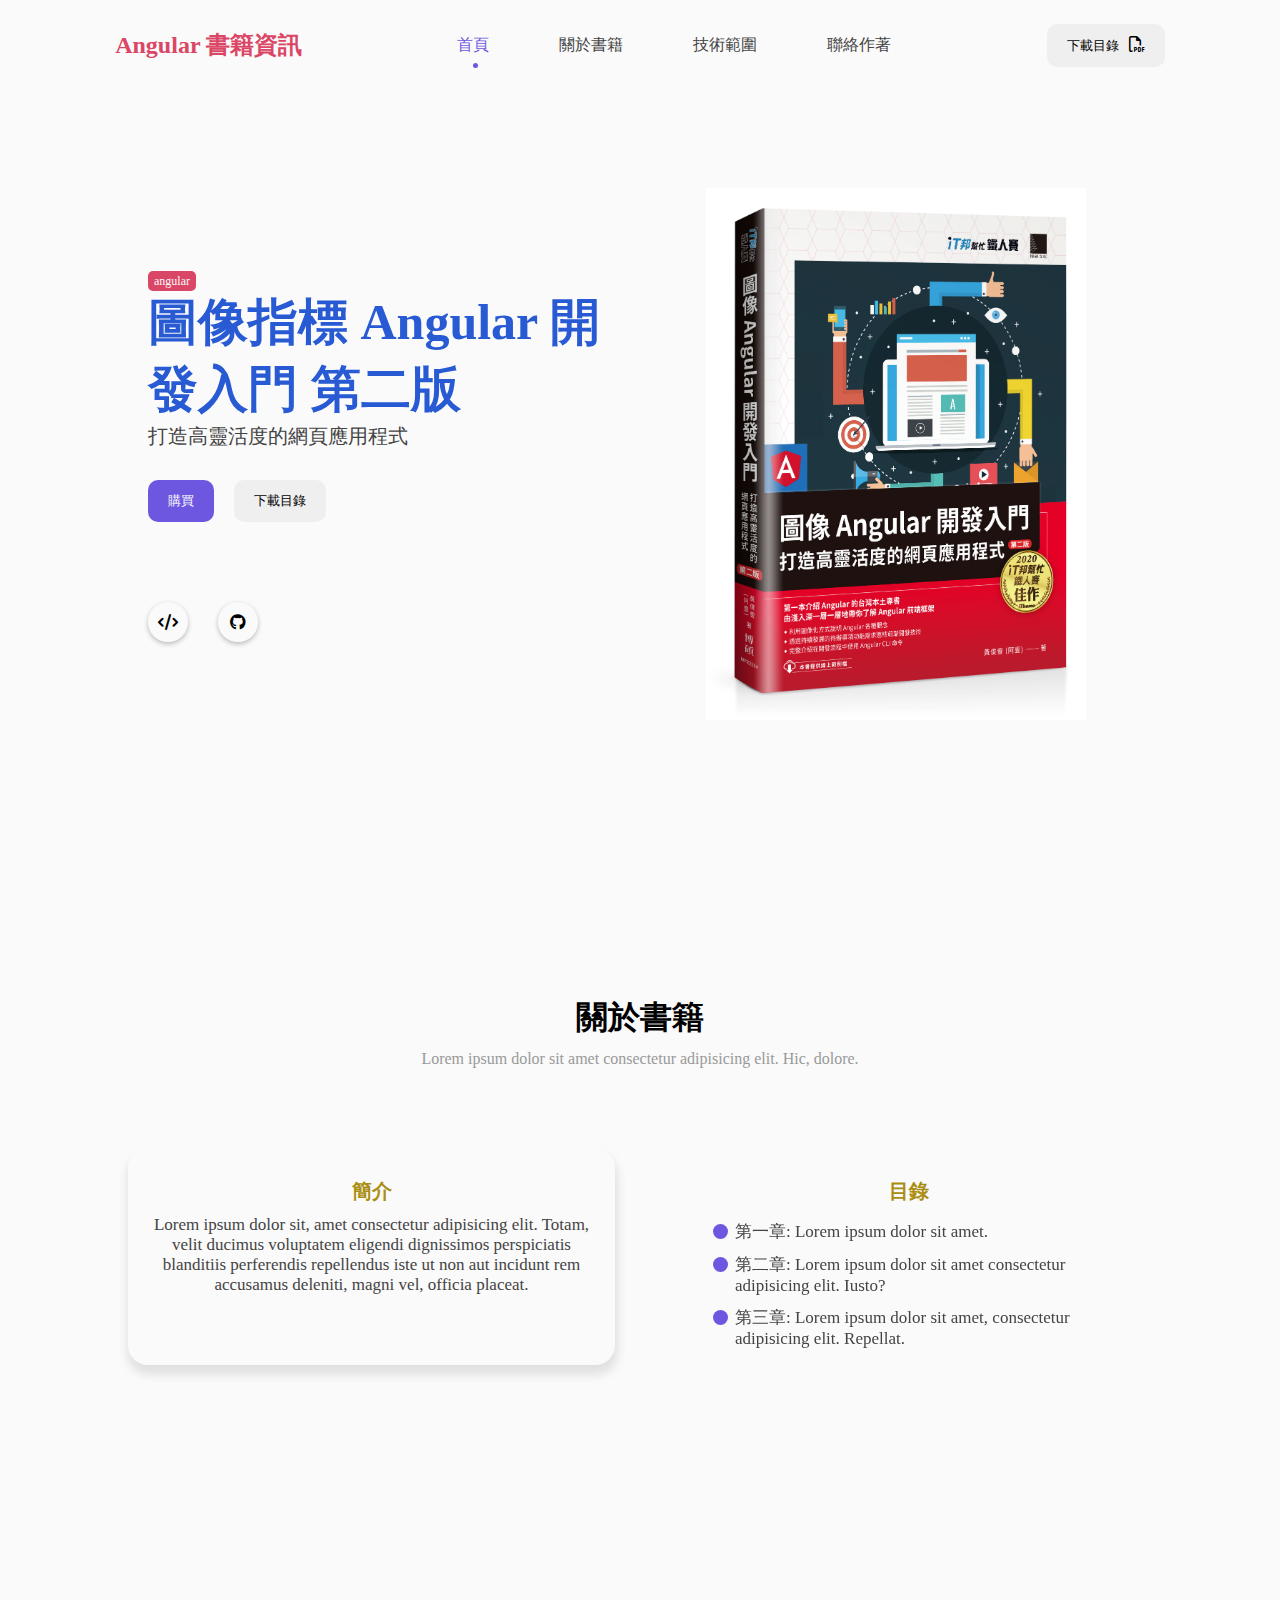
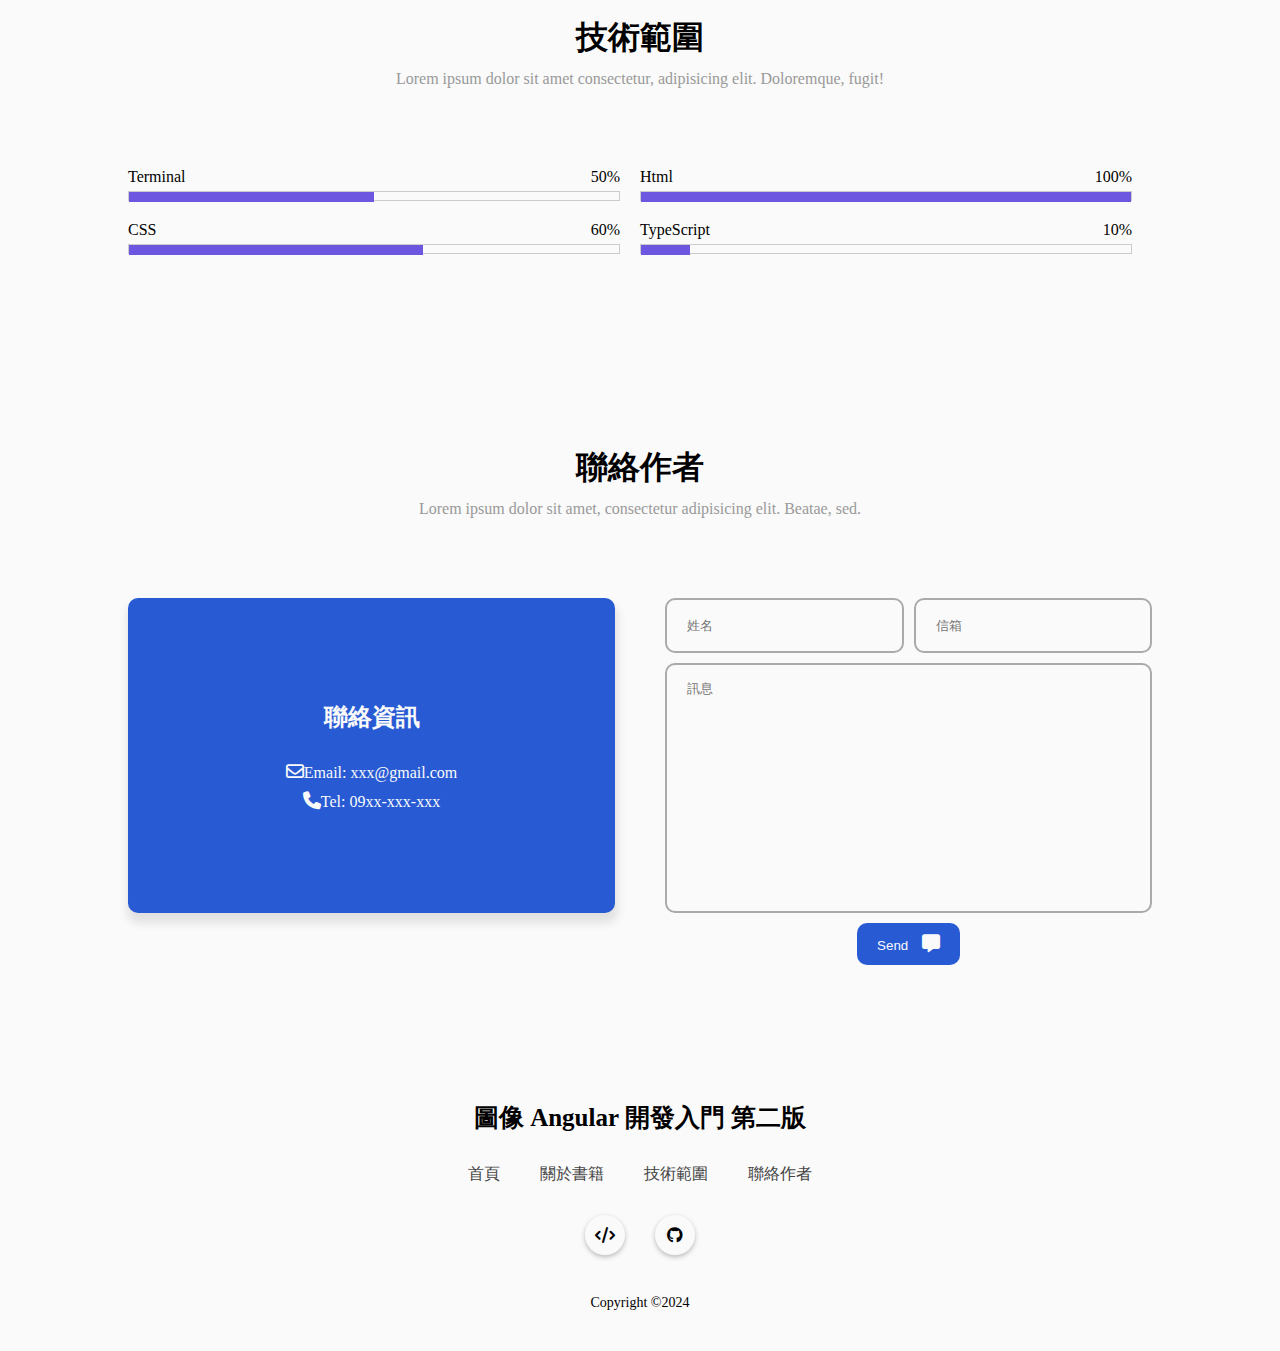
<file: src/index.html>
<!DOCTYPE html>
<html lang="en">
  <head>
    <meta charset="UTF-8" />
    <meta name="viewport" content="width=device-width, initial-scale=1.0" />
    <link rel="stylesheet" href="./style.min.css" />
    <link rel="stylesheet" href="https://cdnjs.cloudflare.com/ajax/libs/font-awesome/6.6.0/css/all.min.css" />

    <title>Angular 書籍資訊</title>
  </head>
  
    <div class="container">
      <nav id="header">
        <div class="nav-logo">Angular 書籍資訊</div>
        <ul class="nav-menu">
          <li class="nav-item">
            <a href="#home" class="nav-link active-link">首頁</a>
          </li>
          <li class="nav-item">
            <a href="#book" class="nav-link">關於書籍</a>
          </li>
          <li class="nav-item">
            <a href="#skill" class="nav-link">技術範圍</a>
          </li>
          <li class="nav-item">
            <a href="#contact" class="nav-link">聯絡作著</a>
          </li>
        </ul>
        <div>
          <button class="btn">下載目錄<i class="fa-regular fa-file-pdf"></i></button>
        </div>
      </nav>
      <main class="wrapper">
        <section id="home" class="home-box">
          <div class="home-text">
          <div class="tag"><span>angular</span></div>
          <div class="name">圖像指標 Angular 開發入門 第二版</div>
          <div class="subtitle">打造高靈活度的網頁應用程式</div>
          <div class="text-btn">
            <button type="button" class="btn blue-btn">購買</button>
            <button type="button" class="btn">下載目錄</button>
          </div>
        <div class="icons">
          <div class="icon"><i class="fa-solid fa-code"></i></div>
          <div class="icon"><i class="fa-brands fa-github"></i></div>
          </div>
        </div>
          <div class="home-image">
            <div class="image">
              <img src="./assets/images/Angular.jpg" alt="angular">
            </div>
          </div>
          </section>
        </section>
        <section id="book" class="section">
          <div class="top-header">
            <h1>關於書籍</h1>
            <span>Lorem ipsum dolor sit amet consectetur adipisicing elit. Hic, dolore.</span>
          </div>
          <div class="about-container">
            <div class="introduce">
              <div class="card">
                <h3>簡介</h3>
                <div>Lorem ipsum dolor sit, amet consectetur adipisicing elit. 
                  Totam, velit ducimus voluptatem eligendi dignissimos perspiciatis blanditiis perferendis repellendus iste ut non aut incidunt rem accusamus deleniti, magni vel, 
                  officia placeat.
                </div>
              </div>
          </div>
          <div class="contents">
            <div class="list">
              <h3>目錄</h3>
              <div class="item">第一章: Lorem ipsum dolor sit amet.</div>
              <div class="item">第二章: Lorem ipsum dolor sit amet consectetur adipisicing elit. Iusto?</div>
              <div class="item">第三章: Lorem ipsum dolor sit amet, consectetur adipisicing elit. Repellat.</div>
            </div>
            
          </div>
        </div>
        </section>
      
        <section id="skill" class="section">
          <div class="top-header">
            <h1>技術範圍</h1>
          <span>Lorem ipsum dolor sit amet consectetur, adipisicing elit. Doloremque, fugit!
          </span>
          </div>
            <div class="skill-container">
              <div class="skill-item">
                <span class="skill">
                  <span>Terminal</span>
                  <span>50%</span>
                </span>
                <div class="progress-bar-warp">
                  <div class="progress-bar"  style="width: 50%"></div>
                </div>
              </div>
              <div class="skill-item">
                <span class="skill">
                  <span>Html</span>
                  <span>100%</span>
                </span>
                <div class="progress-bar-warp">
                  <div class="progress-bar" style="width: 100%"></div>
                  </div>
              </div>
              <div class="skill-item">
                <span class="skill">
                  <span>CSS</span>
                  <span>60%</span>
                </span>
                <div class="progress-bar-warp">
                  <div class="progress-bar" style="width: 60%"></div>
                  </div>
              </div>
              
              <div class="skill-item">
                <span class="skill">
                  <span>TypeScript</span>
                  <span>10%</span>
                </span>
                <div class="progress-bar-warp">
                  <div class="progress-bar" style="width: 10%"></div>
                  </div>
              </div>
            </div>
        </section>
        <section id="contact" class="section">
          <div class="top-header">
            <h1>聯絡作者</h1>
          <span>Lorem ipsum dolor sit amet, consectetur adipisicing elit. Beatae, sed.</span>
        </div>
        <div class="contact-container">
          <div class="info">
            <div class="contact-info">
              <h2>聯絡資訊</h2>
              <div><i class="fa-regular fa-envelope"></i>Email: xxx@gmail.com</div>
              <div><i class="fa-solid fa-phone"></i>Tel: 09xx-xxx-xxx</div>
            </div>
          </div>
          <div class="form">
            <input type="text" placeholder="姓名">
            <input type="email" placeholder="信箱">
            <textarea placeholder="訊息"></textarea>
            <button type="button" class="btn">Send <i class="fa-solid fa-message"></i>
            </button>
          </div>
        </div>
        </section>
      </main>
      <footer>
        <div class="top-footer">圖像 Angular 開發入門 第二版</div>      
        <u1 class="footer-menu">
          <li class="menu-item">
            <a href="#home">首頁</a>
          </li>
          <li class="menu-item">
            <a href="#book">關於書籍</a>
          </li>
          <li class="menu-item">
            <a href="#skill">技術範圍</a>
          </li>
          <li class="menu-item">
            <a href="#contact">聯絡作者</a>
          </li>
        </u1>
        <div class="footer-icons">
          <div class="icon"><i class="fa-solid fa-code"></i></div>
          <div class="icon"><i class="fa-brands fa-github"></i></div>
        </div>
        <div class="bottom-footer">Copyright &copy;2024</div>
      </footer>
    </div>
    <script src="main.js"></script>
  </body>
</html>
</file>
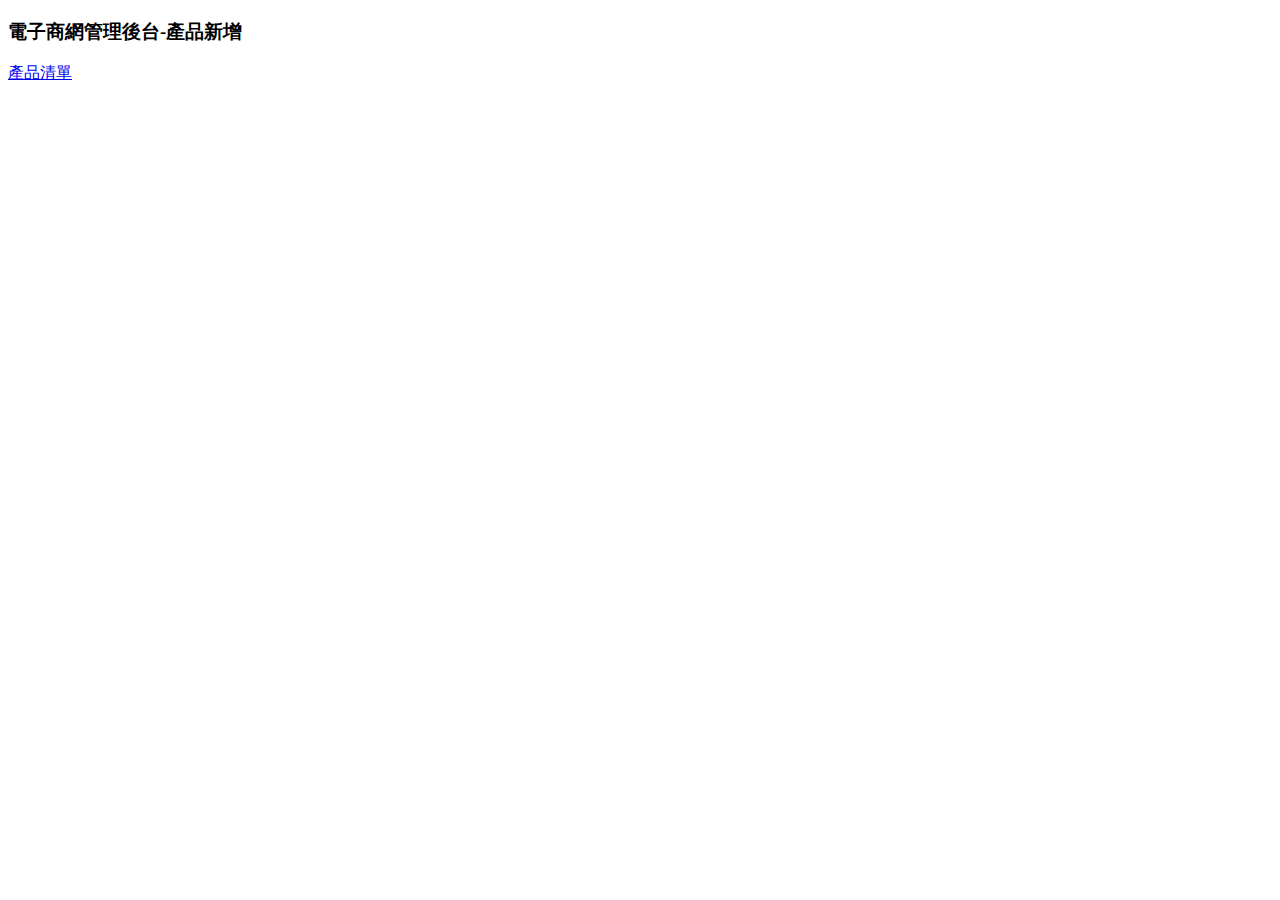
<file: src/form.html>
<!DOCTYPE html>
<html lang="en">
  <head>
    <meta charset="UTF-8" />
    <meta name="viewport" content="width=device-width, initial-scale=1.0" />
    <title>電子商網管理後台</title>
  </head>
  <body>
    <h3>電子商網管理後台-產品新增</h3>
    <nav>
      <a href="./index.html">產品清單</a>
    </nav>
  </body>
</html>
</file>
<file: src/style.min.css>
nav{background-color:var(--body-color);position:fixed;width:100%;height:90px;line-height:90px;padding-inline:9vw;display:flex;justify-content:space-between}nav .nav-logo{font-size:24px;font-weight:600;color:var(--logo-color)}nav ul{display:flex;list-style:none}nav ul .nav-link{text-decoration:none;color:var(--text-color);font-weight:500;padding-inline:15px;margin-inline:20px}nav ul .active-link{position:relative;color:var(--first-color)}nav ul .active-link::after{position:absolute;content:"";width:5px;height:5px;background-color:var(--first-color);left:50%;bottom:-15px;border-radius:50%}.btn{font-weight:500;padding:12px 20px;background-color:#efefef;border:none;border-radius:10px;cursor:pointer}.btn:hover{background-color:var(--second-color);color:var(--withe-color)}.btn>i{margin-left:10px}.home-text{padding-left:20px;min-height:80vh;width:50%;display:flex;flex-direction:column;justify-content:center}.home-text .tag>span{background-color:var(--logo-color);color:var(--withe-color);padding:3px 6px;font-size:12px;border-radius:5px}.home-text .name{font-size:50px;font-weight:600;color:var(--third-color)}.home-text .subtitle{font-size:20px;margin-bottom:30px;color:var(--text-color)}.home-text .text-btn{display:flex;gap:20px}.home-text .text-btn>.blue-btn{background-color:var(--first-color);color:var(--withe-color)}.home-text .text-btn>.blue-btn:hover{background-color:var(--first-color-hover)}.home-text .icons{display:flex;margin-top:5em;gap:30px}.home-image{display:flex;justify-content:right;align-items:center;width:50%;min-height:80vh}.home-image .image{width:380px;margin:0 auto;overflow:hidden}.home-image .image img{width:380px;margin:0 auto}.about-container{display:flex;justify-content:space-between;width:100%;gap:50px}.about-container .introduce,.about-container .contents{width:50%}.about-container h3{margin-bottom:10px;font-size:20px;font-weight:600;color:var(--second-color)}.about-container .card{display:flex;align-items:center;flex-direction:column;padding:30px 20px 70px;width:100%;background-color:var(--withe-color);border-radius:20px;box-shadow:1px 8px 10px 2px var(--first-shadow-color)}.about-container .card div{text-align:center;font-size:17px;color:var(--text-color)}.about-container .list{display:flex;flex-direction:column;padding:30px 65px 70px;width:100%}.about-container .list h3{text-align:center}.about-container .list .item{font-size:17px;padding:5px;color:var(--text-color);position:relative}.about-container .list .item::before{box-sizing:border-box;content:"";position:absolute;top:9px;left:-17px;width:15px;height:15px;border-radius:50px;background-color:var(--first-color)}.skill-container{display:flex;width:100%;gap:20px;flex-wrap:wrap}.skill-container .skill-item{flex-basis:calc(50% - 20px);display:flex;flex-direction:column;gap:5px}.skill-container .skill-item .skill{display:flex;justify-content:space-between;align-items:center}.skill-container .skill-item .progress-bar-warp{height:10px;border:1px solid #ccc}.skill-container .skill-item .progress-bar-warp .progress-bar{height:10px;background-color:var(--first-color)}.contact-container{display:flex;flex-direction:space-between;width:100%;gap:50px}.contact-container .info,.contact-container .form{width:50%}.contact-container .contact-info{display:flex;flex-direction:column;justify-content:center;align-items:center;padding:20px;width:100%;height:315px;background-color:var(--third-color);color:var(--withe-color);border-radius:10px;gap:10px;box-shadow:1px 8px 10px 2px var(--first-shadow-color)}.contact-container .contact-info>h2{margin-bottom:20px}.contact-container .contact-info i{font-size:18px}.contact-container .form{display:grid;grid-template-columns:repeat(2, 1fr);grid-template-rows:55px 250px 1fr;gap:10px}.contact-container .form input,.contact-container .form textarea{background:rgba(0,0,0,0);border:2px solid #aaa;border-radius:10px;padding:15px 20px;outline:none}.contact-container .form input{padding:15px 20px}.contact-container .form textarea{grid-column:1/3;resize:none}.contact-container .form .btn{margin:0 auto;grid-column:1/3;background-color:var(--third-color);color:var(--withe-color)}.contact-container .form .btn i{font-size:18px}footer{display:flex;justify-content:center;align-items:center;flex-direction:column;row-gap:30px;padding:40px 60px}footer .top-footer{font-size:25px;font-weight:600}footer .footer-menu{display:flex}footer .footer-menu .menu-item{list-style:none}footer .footer-menu .menu-item a{text-decoration:none;color:var(--text-color);font-weight:500;margin-inline:20px}footer .footer-icons{display:flex;gap:30px}footer .bottom-footer{font-size:14px;margin-top:10px}:root{--body-color: rgb(250, 250, 250);--logo-color: rgb(218, 70, 102);--withe-color: rgb(250, 250, 250);--text-color: rgb(68, 68, 68);--first-color: rgb(110, 87, 224);--first-color-hover: rgb(40, 91, 212);--first-shadow-color: rgb(0, 0, 0, 0.1);--second-color: rgb(170, 142, 18);--third-color: rgb(40, 90, 212)}html{scroll-behavior:smooth}body{background-color:var(--body-color)}body .container{width:100%}*{margin:0;padding:0;box-sizing:border-box}.wrapper{padding-inline:10vw}.wrapper .home-box{display:flex;padding-block:6em;height:100vh;min-height:700px}.wrapper .section{padding-block:6em}.wrapper .section .top-header{text-align:center;margin-bottom:5em}.wrapper .section .top-header h1{font-weight:600;margin-bottom:10px}.wrapper .section .top-header span{color:#999}i{font-size:16px}.icon{display:flex;justify-content:center;align-items:center;width:40px;height:40px;border-radius:50%;box-shadow:0px 2px 5px 0px rgba(0,0,0,.25);cursor:pointer}/*# sourceMappingURL=style.min.css.map */
</file>
